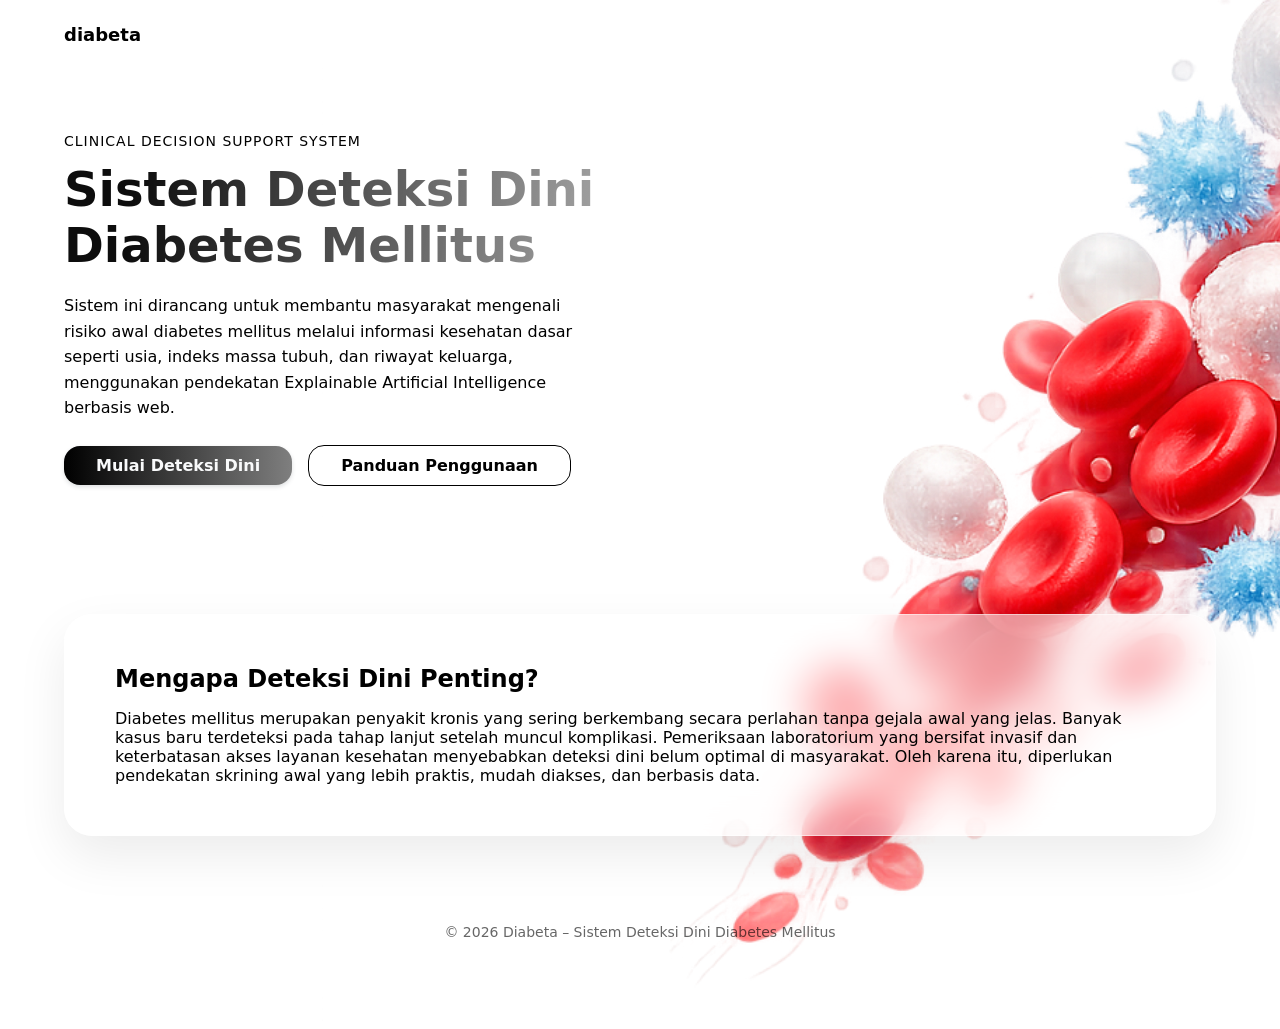
<file: frontend/index.html>
<!--
====================================================
Nama File    : index.html

Deskripsi:
Halaman landing page sistem deteksi dini risiko
diabetes mellitus.

Project:
Sistem Deteksi Dini Diabetes Mellitus Menggunakan
XGBoost dengan Pendekatan Explainable Artificial
Intelligence.

Catatan Maintenance:
- Struktur mengikuti prototype Figma.
- Styling berada pada css/style.css.
- Interaksi tombol berada pada js/app.js.
====================================================
-->


<!DOCTYPE html>

<html lang="id">

<head>

  <meta charset="UTF-8" />

  <meta name="viewport" content="width=device-width, initial-scale=1.0"/>

  <title>Diabeta – Deteksi Dini Diabetes Mellitus</title>

  <link rel="icon" href="favicon.svg" type="image/svg+xml" />

  <link rel="stylesheet" href="css/style.css" />

</head>

<body>



  <!-- NAV -->

  <header class="nav">

    <a href="index.html" class="brand">
    diabeta
    </a>

  </header>



  <!-- HERO -->

  <section class="hero">

    <div class="hero-text">

      <p class="subtitle">Clinical Decision Support System</p>

      <h1>Sistem Deteksi Dini<br/>Diabetes Mellitus</h1>

      <p class="desc">

        Sistem ini dirancang untuk membantu masyarakat mengenali risiko awal diabetes mellitus melalui informasi kesehatan dasar seperti usia, indeks massa tubuh, dan riwayat keluarga, menggunakan pendekatan Explainable Artificial Intelligence berbasis web.

      </p>

      <div class="hero-actions">

  <a href="screening.html" class="primary-btn">
    Mulai Deteksi Dini
  </a>

  <a href="user-guide.html" class="secondary-btn">
    Panduan Penggunaan
  </a>

</div>

    </div>



    <div class="hero-image">

      <!-- Placeholder ilustrasi -->

      <div class="image-placeholder">

        <img src="./assets/red-blood-cells.png" alt="" srcset="">

      </div>

    </div>

  </section>



  <!-- WHY -->

  <section class="why">

    <h2>Mengapa Deteksi Dini Penting?</h2>

    <p>

      Diabetes mellitus merupakan penyakit kronis yang sering berkembang secara

      perlahan tanpa gejala awal yang jelas. Banyak kasus baru terdeteksi pada

      tahap lanjut setelah muncul komplikasi. Pemeriksaan laboratorium yang

      bersifat invasif dan keterbatasan akses layanan kesehatan menyebabkan

      deteksi dini belum optimal di masyarakat. Oleh karena itu, diperlukan

      pendekatan skrining awal yang lebih praktis, mudah diakses, dan berbasis data.

    </p>

  </section>



  <footer class="footer">

    © 2026 Diabeta – Sistem Deteksi Dini Diabetes Mellitus

  </footer>



  <script src="js/script.js"></script>

</body>

</html>
</file>
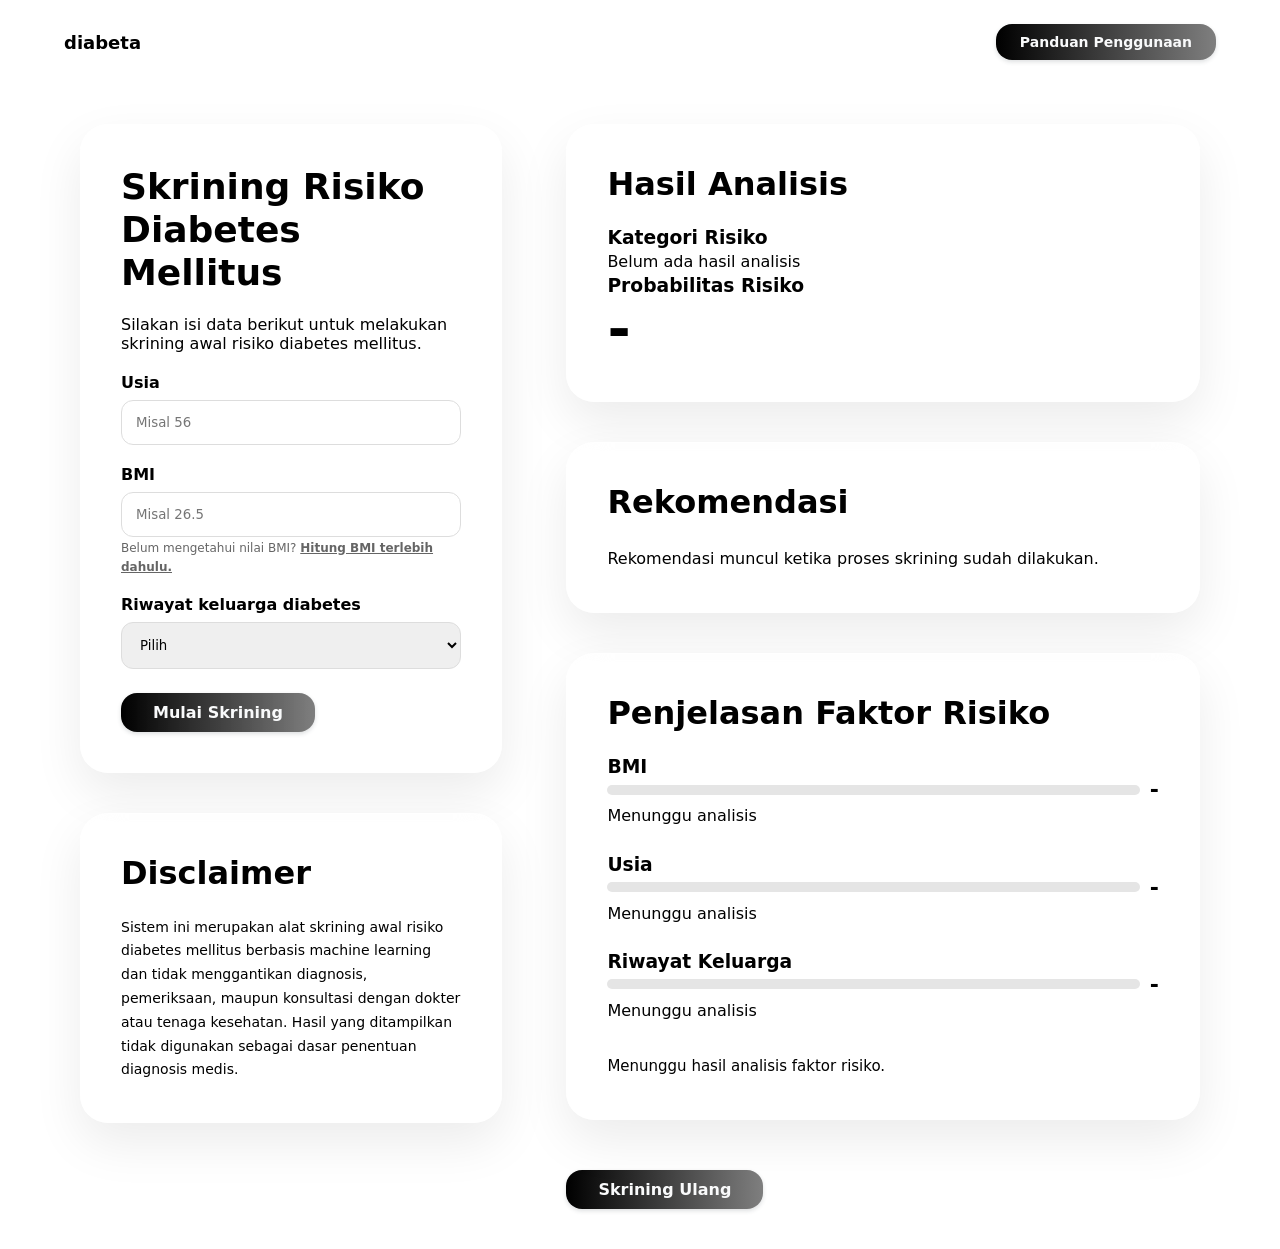
<file: frontend/screening.html>
<!DOCTYPE html>

<html lang="id">

<head>

<meta charset="UTF-8">

<meta name="viewport" content="width=device-width, initial-scale=1.0">

<title>Diabeta - Skrining Diabetes</title>

<link rel="icon" href="favicon.svg" type="image/svg+xml">

<link rel="stylesheet" href="css/style.css">

</head>


<body>


<header class="nav">

     <a href="index.html" class="brand">
    diabeta
    </a>

    <a href="user-guide.html" class="nav-btn">
        Panduan Penggunaan
    </a>

</header>



<main class="screening-layout">


<!-- LEFT COLUMN -->

<section class="left-column">


<div class="form-card">


<h1>
Skrining Risiko Diabetes Mellitus
</h1>


<p>
Silakan isi data berikut untuk melakukan skrining awal risiko diabetes mellitus.
</p>



<form id="screening-form">


<label>
Usia
</label>


<input 
type="number"
id="age"
min="1"
max="120"
placeholder="Misal 56"
step="1"
required
>



<label>
BMI
</label>


<input 
type="number"
step="0.1"
min="1"
max="100"
id="bmi"
placeholder="Misal 26.5"
required
>


<small>
    Belum mengetahui nilai BMI?
    <a href="https://www.calculator.net/bmi-calculator.html" target="_blank">
        Hitung BMI terlebih dahulu.
    </a>
</small>



<label>
Riwayat keluarga diabetes
</label>


<select id="family-history">


<option value="">
Pilih
</option>


<option value="1">
Ya
</option>


<option value="0">
Tidak
</option>


</select>



<button 
id="predict-button"
class="primary-btn-scrn"
type="submit">

Mulai Skrining

</button>


</form>


</div>





<div class="disclaimer">


<h2>
Disclaimer
</h2>


<p>

Sistem ini merupakan alat skrining awal risiko diabetes mellitus berbasis machine learning dan tidak menggantikan diagnosis, pemeriksaan, maupun konsultasi dengan dokter atau tenaga kesehatan. Hasil yang ditampilkan tidak digunakan sebagai dasar penentuan diagnosis medis.

</p>


</div>


</section>





<!-- RIGHT COLUMN -->


<section class="right-column">



<div class="result-card">


<h2>
Hasil Analisis
</h2>


<div class="result-content">


<h3>
Kategori Risiko
</h3>


<p id="risk-category">
Belum ada hasil analisis
</p>



<h3>
Probabilitas Risiko
</h3>


<strong id="risk-probability">
-
</strong>


</div>


</div>







<div class="result-card">


<h2>
Rekomendasi
</h2>


<p id="recommendation">

Rekomendasi muncul ketika proses skrining sudah dilakukan.
</p>


</div>






<div class="result-card">


<h2>
Penjelasan Faktor Risiko
</h2>


<div class="factor">


<h3>
BMI
</h3>


<div class="shap-row">

<div class="bar-background">

<div 
class="bar"
id="bmi-bar">
</div>

</div>


<span 
id="bmi-direction">

-

</span>


</div>


<p id="bmi-text">
Menunggu analisis
</p>


</div>





<div class="factor">


<h3>
Usia
</h3>


<div class="shap-row">

<div class="bar-background">

<div 
class="bar"
id="age-bar">
</div>

</div>


<span 
id="age-direction">

-

</span>


</div>


<p id="age-text">
Menunggu analisis
</p>


</div>






<div class="factor">


<h3>
Riwayat Keluarga
</h3>


<div class="shap-row">


<div class="bar-background">


<div 
class="bar"
id="family-bar">

</div>


</div>


<span 
id="family-direction">

-

</span>


</div>


<p id="family-text">
Menunggu analisis
</p>


</div>





<p id="shap-narrative">

Menunggu hasil analisis faktor risiko.

</p>


</div>

<button 
    class="primary-btn"
    onclick="resetScreening()">
    Skrining Ulang
</button>

</section>



</main>


<script src="js/script.js"></script>


</body>

</html>
</file>
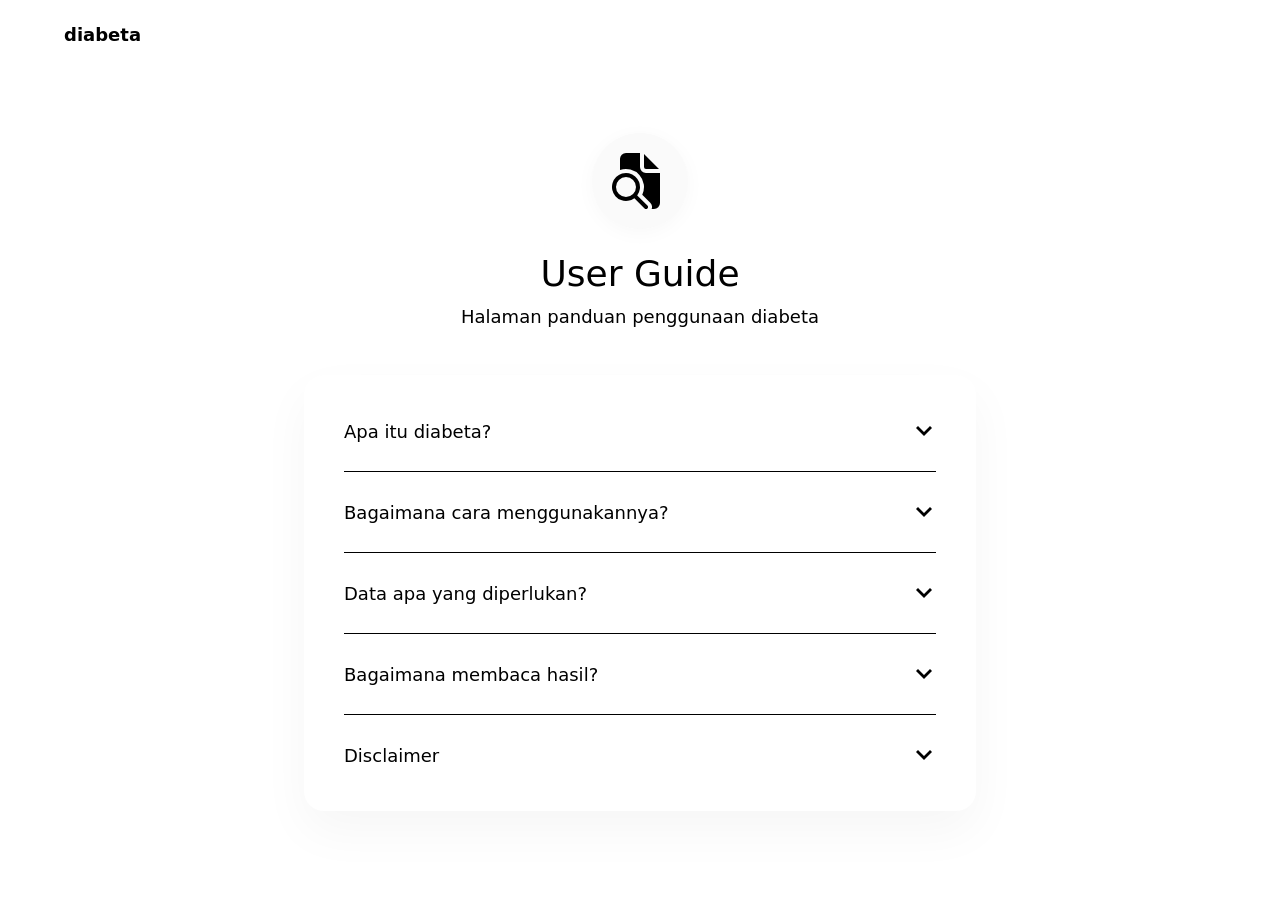
<file: frontend/user-guide.html>
<!DOCTYPE html>
<html lang="id">
<head>
  <meta charset="UTF-8">
  <meta name="viewport" content="width=device-width, initial-scale=1.0">
  <title>User Guide - Diabeta</title>
  <link rel="icon" href="favicon.svg" type="image/svg+xml">
  <link rel="stylesheet" href="css/style.css">
</head>
<body>
  <!-- Navigasi -->
  <nav class="nav">
    <a href="index.html" class="brand">
        diabeta
    </a>
  </nav>

  <!-- Konten Utama -->
  <main class="guide-container">
    <div class="guide-header">
      <div class="guide-icon">
       
        <svg xmlns="http://www.w3.org/2000/svg" width="64" height="64" viewBox="0 0 16 16">
            <path d="M0 0h16v16H0z" fill="none" />
            <path fill="currentColor" d="M8 1v3.5A1.5 1.5 0 0 0 9.5 6H13v7.5a1.5 1.5 0 0 1-1.5 1.5h-.585a1.5 1.5 0 0 0-.354-1.56l-2-2A4.5 4.5 0 0 0 3 5.256V2.5A1.5 1.5 0 0 1 4.5 1zm1 .25V4.5a.5.5 0 0 0 .5.5h3.25zM6.596 12.303a3.5 3.5 0 1 1 .707-.707l2.55 2.55a.5.5 0 0 1-.707.708zM7 9.5a2.5 2.5 0 1 0-5 0a2.5 2.5 0 0 0 5 0" />
        </svg>

      </div>
      <h1>User Guide</h1>
      <p>Halaman panduan penggunaan diabeta</p>
    </div>

    <!-- Akordeon FAQ -->
    <div class="accordion">
      <div class="accordion-item">
        <button class="accordion-header">
          Apa itu diabeta?
          <svg xmlns="http://www.w3.org/2000/svg" width="24" height="24" viewBox="0 0 24 24">
	        <path d="M0 0h24v24H0z" fill="none" />
	        <path fill="currentColor" fill-rule="evenodd" d="m6 7l6 6l6-6l2 2l-8 8l-8-8z" />
            </svg>
        </button>
        <div class="accordion-content">
        <p>
            Diabeta merupakan sistem deteksi dini risiko diabetes mellitus berbasis web yang membantu pengguna mengenali kemungkinan risiko diabetes berdasarkan informasi kesehatan dasar seperti usia, BMI, dan riwayat keluarga diabetes. Sistem menggunakan metode klasifikasi XGBoost dengan pendekatan Explainable Artificial Intelligence (XAI) untuk memberikan hasil prediksi beserta penjelasan faktor yang memengaruhi hasil analisis.
        </p>
        </div>
      </div>

      <div class="accordion-item">
        <button class="accordion-header">
          Bagaimana cara menggunakannya?
          <svg xmlns="http://www.w3.org/2000/svg" width="24" height="24" viewBox="0 0 24 24">
	<path d="M0 0h24v24H0z" fill="none" />
	<path fill="currentColor" fill-rule="evenodd" d="m6 7l6 6l6-6l2 2l-8 8l-8-8z" />
</svg>

        </button>
        <div class="accordion-content">
          <p>
1. Masukkan data kesehatan yang diminta pada halaman skrining.
<br><br>
2. Klik tombol "Mulai Skrining" untuk mendapatkan hasil analisis.
<br><br>
3. Sistem akan menampilkan estimasi risiko diabetes mellitus beserta penjelasan faktor yang berkontribusi terhadap hasil tersebut.
</p>
        </div>
      </div>

      <div class="accordion-item">
        <button class="accordion-header">
          Data apa yang diperlukan?
          <svg xmlns="http://www.w3.org/2000/svg" width="24" height="24" viewBox="0 0 24 24">
	<path d="M0 0h24v24H0z" fill="none" />
	<path fill="currentColor" fill-rule="evenodd" d="m6 7l6 6l6-6l2 2l-8 8l-8-8z" />
</svg>

        </button>
        <div class="accordion-content">
          <p>
Sistem membutuhkan tiga informasi kesehatan dasar:
<br><br>
• Usia pengguna.
<br>
• Nilai Body Mass Index (BMI).
<br>
• Riwayat keluarga dengan diabetes mellitus.
<br><br>
Data tersebut digunakan sebagai masukan untuk model prediksi risiko.
</p>
        </div>
      </div>

      <div class="accordion-item">
        <button class="accordion-header">
          Bagaimana membaca hasil?
          <svg xmlns="http://www.w3.org/2000/svg" width="24" height="24" viewBox="0 0 24 24">
	<path d="M0 0h24v24H0z" fill="none" />
	<path fill="currentColor" fill-rule="evenodd" d="m6 7l6 6l6-6l2 2l-8 8l-8-8z" />
</svg>

        </button>
        <div class="accordion-content">
          <p>
Hasil skrining menampilkan estimasi risiko berdasarkan analisis model. Selain kategori risiko dan probabilitas, sistem menyediakan penjelasan faktor risiko menggunakan pendekatan Explainable Artificial Intelligence (XAI).
<br><br>
Visualisasi faktor menunjukkan kontribusi setiap faktor terhadap hasil analisis:
<br><br>
↑ menunjukkan faktor yang meningkatkan kontribusi risiko.
<br>
↓ menunjukkan faktor yang menurunkan kontribusi risiko.
<br><br>
Interpretasi tersebut digunakan untuk membantu pengguna memahami alasan di balik hasil prediksi.
</p>
        </div>
      </div>

      <div class="accordion-item">
        <button class="accordion-header">
          Disclaimer
          <svg xmlns="http://www.w3.org/2000/svg" width="24" height="24" viewBox="0 0 24 24">
	<path d="M0 0h24v24H0z" fill="none" />
	<path fill="currentColor" fill-rule="evenodd" d="m6 7l6 6l6-6l2 2l-8 8l-8-8z" />
</svg>

        </button>
        <div class="accordion-content">
          <p>
Diabeta hanya digunakan sebagai media skrining awal dan tidak menggantikan diagnosis, pemeriksaan, maupun konsultasi dengan dokter atau tenaga kesehatan.
<br><br>
Hasil yang diberikan sistem bersifat informasi awal berdasarkan data yang dimasukkan oleh pengguna.
</p>
        </div>
      </div>
    </div>
  </main>

  <script src="js/accordion.js"></script>
</body>
</html>
</file>
<file: frontend/css/style.css>
* {
  margin: 0;
  padding: 0;
  box-sizing: border-box;
  font-family: Inter, system-ui, sans-serif;
}

body {
  background: #fff;
  color: #000;
  overflow-x: hidden;
}

/* NAV */
.nav {
  padding: 24px 64px;
  font-weight: 600;
  font-size: 18px;
  display:flex;
    justify-content:space-between;
    align-items:center;

}

.nav a {

    text-decoration:none;

    font-weight:600;

}

.brand {

    color:#000;

    text-decoration:none;

    font-weight:600;

    font-size:18px;

}


.brand:hover {

    color:#000;

}

.nav-btn {

    display:inline-flex;

    align-items:center;
    justify-content:center;

    background:linear-gradient(
        90deg,
        #000000 0%,
        rgba(102,102,102,0.84) 100%
    );

    color:#F9FAFB;

    text-decoration:none;

    padding:10px 24px;

    border-radius:16px;

    font-size:14px;

    font-weight:700;

    box-shadow:
    0 2px 4px rgba(52,60,68,0.16);

    transition:0.3s ease;

}


.nav-btn:hover {

    transform:translateY(-2px);

    box-shadow:
    0 8px 20px rgba(0,0,0,0.18);

}

/* HERO */
.hero {
  display: grid;
  grid-template-columns: 1.1fr 0.9fr;
  gap: 48px;
  padding: 64px;
  align-items: center;
  position: relative; /* Menjadi titik jangkar mutlak */
}

.subtitle {
  font-size: 14px;
  letter-spacing: 1px;
  text-transform: uppercase;
}

.hero h1 {
  font-size: 48px;
  margin: 12px 0;
  background: linear-gradient(97deg, rgba(0, 0, 0, 0.95) 11.72%, rgba(102, 102, 102, 0.64) 85.65%);
background-clip: text;
-webkit-background-clip: text;
-webkit-text-fill-color: transparent;
}

.hero-actions {

    display:flex;

    align-items:center;

    gap:16px;

    margin-top:24px;

}

.desc {
  max-width: 520px;
  margin: 20px 0;
  line-height: 1.6;
}

.primary-btn, .primary-btn-scrn {

  background: linear-gradient(
    90deg,
    #000000 0%,
    rgba(102,102,102,0.84) 100%
  );

  color: #F9FAFB;

  border: none;

  padding: 10px 32px;

  border-radius: 16px;

  font-size: 16px;

  font-weight: 700;

  cursor: pointer;

  box-shadow:
    0 2px 4px rgba(52,60,68,0.16),
    0 0 1px rgba(117,131,142,0.04);

  transition: 0.3s ease;

  text-decoration: none;
}


.primary-btn:hover {

  transform: translateY(-2px);

  box-shadow:
    0 8px 20px rgba(0,0,0,0.18);

}

.primary-btn.full {
  width: 100%;
  margin-top: 16px;
}

.primary-btn-scrn {
  margin-top: 24px;
}

.secondary-btn {

    display:inline-flex;

    align-items:center;

    justify-content:center;

    padding:10px 32px;

    border-radius:16px;

    border:1px solid #000;

    background:white;

    color:#000;

    text-decoration:none;

    font-size:16px;

    font-weight:700;

    transition:0.3s ease;

}


.secondary-btn:hover {

    transform:translateY(-2px);

    background:#000;

    color:white;

}

.hero-image {
  position: absolute;
  top: 50%;
  right: -15%; /* Menarik gambar agar terpotong di tepi kanan layar */
  transform: translateY(-50%);
  height: 160vh; /* Skala ekstrem melampaui tinggi layar */
  width: auto;
  z-index: -1; /* Memastikan ilustrasi berada di belakang teks dan tombol */
  pointer-events: none; /* Mencegah gambar memblokir interaksi klik di area kosong */
  display: flex;
  align-items: center;
  justify-content: center;
}

.image-placeholder img {

    width:100%;

    height:100%;

    object-fit:contain;

    transform:scale(1.4);

}

.hero-image img {
  height: 100%;
  width: auto;
  object-fit: contain;
}


/* WHY */
.why {

  margin: 64px;

  padding: 50px;

  background:
  rgba(255,255,255,0.55);

  backdrop-filter: blur(20px);

  -webkit-backdrop-filter: blur(20px);

  border-radius: 28px;

  border:
  1px solid rgba(255,255,255,0.5);


  box-shadow:
  0 20px 50px rgba(0,0,0,0.08);

}

.why h2 {
  margin-bottom: 16px;
}

/* FORM */
.form-section {

grid-template-columns:0.8fr 1.2fr;

gap:64px;

padding:80px;

}
.form-card,
.result-card {
  background: #f9f9f9;
  padding: 32px;
  border-radius: 24px;
}

.form-card label {
  display: block;
  margin-top: 16px;
  font-weight: 500;
}

.form-card input {
  width: 100%;
  padding: 12px;
  margin-top: 6px;
  border-radius: 12px;
  border: 1px solid #ccc;
}

.form-card small {
  font-size: 12px;
  opacity: 0.6;
}

.result-placeholder {
  margin-top: 24px;
  height: 200px;
  border-radius: 16px;
  border: 1px dashed #aaa;
  display: flex;
  align-items: center;
  justify-content: center;
  text-align: center;
  opacity: 0.6;
}

/* DISCLAIMER */
.disclaimer {

  padding: 32px;
  background: #f7f7f7;
  border-radius: 24px;
}

/* FOOTER */
.footer {
  text-align: center;
  padding: 24px;
  font-size: 14px;
  opacity: 0.6;
}


@keyframes float {
  0% {
    transform: translateY(0) scale(0.9);
  }
  50% {
    transform: translateY(-12px) scale(0.9);
  }
  100% {
    transform: translateY(0) scale(0.9);
  }
}

.image-placeholder img {
  animation: float 8s ease-in-out infinite;
}



.result-page {
  max-width: 900px;
  margin: 40px auto;
  padding: 0 20px;
}

.card {
  background: #f7f7f7;
  border-radius: 16px;
  padding: 24px;
  margin-bottom: 24px;
}

.risk-score {
  display: flex;
  align-items: center;
  gap: 16px;
  margin: 16px 0;
}

.percentage {
  font-size: 48px;
  font-weight: 700;
}

.badge {
  padding: 6px 14px;
  border-radius: 999px;
  font-size: 14px;
  color: white;
}

.badge.high {
  background: black;
}

.factor {
  margin: 14px 0;
}

.factor span {
  font-size: 14px;
}


.disclaimer {
  background: #fff3f3;
  font-size: 14px;
}



/* ===============================
   SCREENING FINAL LAYOUT
================================ */


.screening-layout {

    display:grid;

    grid-template-columns:0.8fr 1.2fr;

    gap:64px;

    padding:40px 80px;

}




.left-column,
.right-column {

    display:flex;

    flex-direction:column;

    gap:40px;

}





.form-card,
.result-card,
.disclaimer {


    background:
    rgba(255,255,255,0.55);


    backdrop-filter:
    blur(20px);


    -webkit-backdrop-filter:
    blur(20px);


    border-radius:28px;


    padding:40px;


    border:
    1px solid rgba(255,255,255,0.5);


    box-shadow:
    0 20px 50px rgba(0,0,0,0.08);

}





.form-card h1 {

    font-size:36px;

    line-height:1.2;

    margin-bottom:20px;

}





.form-card input,
.form-card select {


    width:100%;

    padding:14px;

    margin-top:8px;

    border-radius:12px;

    border:1px solid #ddd;

}





.form-card label {

    display:block;

    margin-top:20px;

    font-weight:600;

}





.form-card small {

    opacity:0.6;

}





.result-card h2,
.disclaimer h2 {

    font-size:32px;

    margin-bottom:24px;

}





.result-content strong {

    display:block;

    font-size:56px;

}





.factor {

    margin-bottom:24px;

}


.disclaimer p,
.result-card p {

    line-height:1.7;

}

.bar-background {

    width:100%;
    height:10px;
    background:#e5e5e5;
    border-radius:10px;
    overflow:hidden;
    flex:1;

}


.bar {

    height:100%;
    width:0%;
    background:#000;
    border-radius:10px;
    transition:width 0.5s ease;

}


.shap-row {

    display:flex;
    align-items:center;
    gap:10px;

    width:100%;

}


.shap-row span {

    font-size:22px;
    font-weight:bold;

}


#shap-narrative {

    margin-top:30px;
    font-size:15px;
    line-height:1.7;

}

.form-card small a {

    color: #000;

    font-weight: 600;

    text-decoration: underline;

    cursor: pointer;

}


.form-card small a:hover {

    opacity:0.6;

}

.right-column > .primary-btn {
    margin-top:10px;
    align-self:flex-start;
}


/* =================================
   RESPONSIVE MOBILE
================================= */

@media (max-width: 768px) {


    .nav {

        padding:20px 24px;

    }


    .screening-layout {

        grid-template-columns:1fr;

        gap:24px;

        padding:24px;

    }


    .left-column,
    .right-column {

        gap:24px;

    }


    .form-card,
    .result-card,
    .disclaimer {

        padding:24px;

        border-radius:22px;

    }


    .form-card h1 {

        font-size:28px;

    }


    .result-card h2,
    .disclaimer h2 {

        font-size:24px;

    }


    .result-content strong {

        font-size:42px;

    }


    .primary-btn {

        width:100%;

        padding:12px;

    }


}

@media(max-width:768px){


.hero {

    grid-template-columns:1fr;

    padding:32px 24px;

    gap:32px;

}


.hero h1 {

    font-size:36px;

}


.hero-image {

    width:100%;

    height:auto;

}

.hero-actions {

        flex-direction:column;

        align-items:center;

        width:100%;

    }


    .primary-btn,
    .secondary-btn {

        width:100%;
        max-width:320px;
        text-align:center;

    }


}


@media(max-width:768px){

.form-card input,
.form-card select {

    font-size:16px;

}

}

@media(max-width:768px){

#shap-narrative {

font-size:14px;

}

}

@media(max-width:768px){

.hero-image{

    display:none;

}

}

@media(max-width:768px){

.why{

    margin:24px;

    padding:24px;

}


}



/* ===============================
   USER GUIDE PAGE LAYOUT
================================ */
.guide-container {
  max-width: 720px;
  margin: 0 auto;
  padding: 64px 24px;
  display: flex;
  flex-direction: column;
  align-items: center;
}

.guide-header {
  text-align: center;
  margin-bottom: 48px;
}

.guide-icon {
  width: 96px;
  height: 96px;
  background-color: #fafafa;
  border-radius: 50%;
  display: flex;
  align-items: center;
  justify-content: center;
  margin: 0 auto 24px auto;
  box-shadow: 0 4px 20px rgba(0,0,0,0.03);
}

.guide-header h1 {
  font-size: 36px;
  font-weight: 500;
  margin-bottom: 12px;
}

.guide-header p {
  font-size: 18px;
  color: #000;
}

/* ACCORDION */
.accordion {
  width: 100%;
  background: #ffffff;
  border-radius: 20px;
  padding: 16px 40px;
  box-shadow: 0 20px 50px rgba(0,0,0,0.04);
}

.accordion-item {
  border-bottom: 1px solid #000000;
}

.accordion-item:last-child {
  border-bottom: none;
}

.accordion-header {
  width: 100%;
  display: flex;
  justify-content: space-between;
  align-items: center;
  padding: 28px 0;
  background: none;
  border: none;
  font-size: 18px;
  font-weight: 500;
  color: #000;
  cursor: pointer;
  text-align: left;
}

.accordion-content {
  max-height: 0;
  overflow: hidden;
  transition: max-height 0.3s ease-out;
}

.accordion-content p {
  padding-bottom: 24px;
  line-height: 1.6;
  color: #444;
}

/* .icon-arrow {
  font-size: 24px;
  transition: transform 0.3s ease;
  user-select: none;
} */

/* Kondisi saat akordeon terbuka */
.accordion-header.active .icon-arrow {
  transform: rotate(180deg);
}

/* Responsif Mobile untuk User Guide */
@media (max-width: 768px) {
  .guide-container {
    padding: 40px 24px;
  }
  
  .accordion {
    padding: 16px 24px;
  }
  
  .guide-header h1 {
    font-size: 28px;
  }
}
</file>
